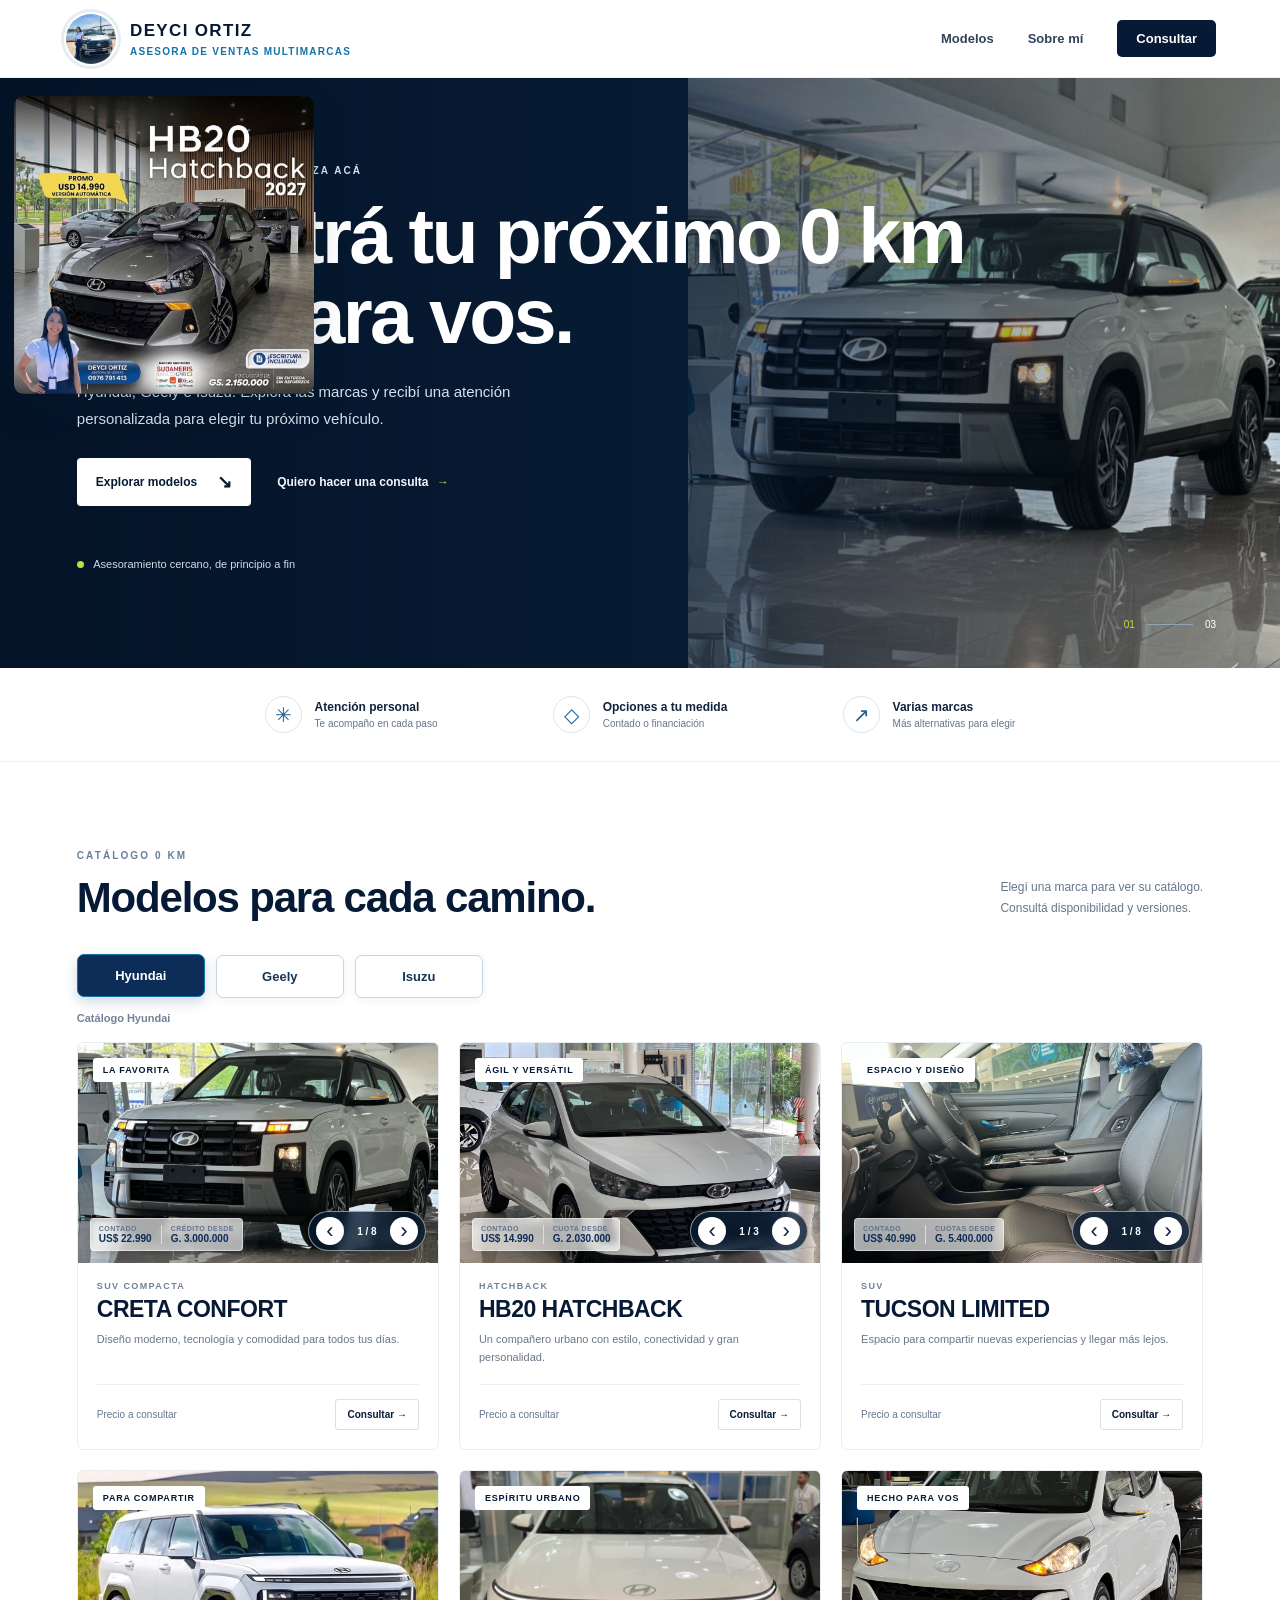
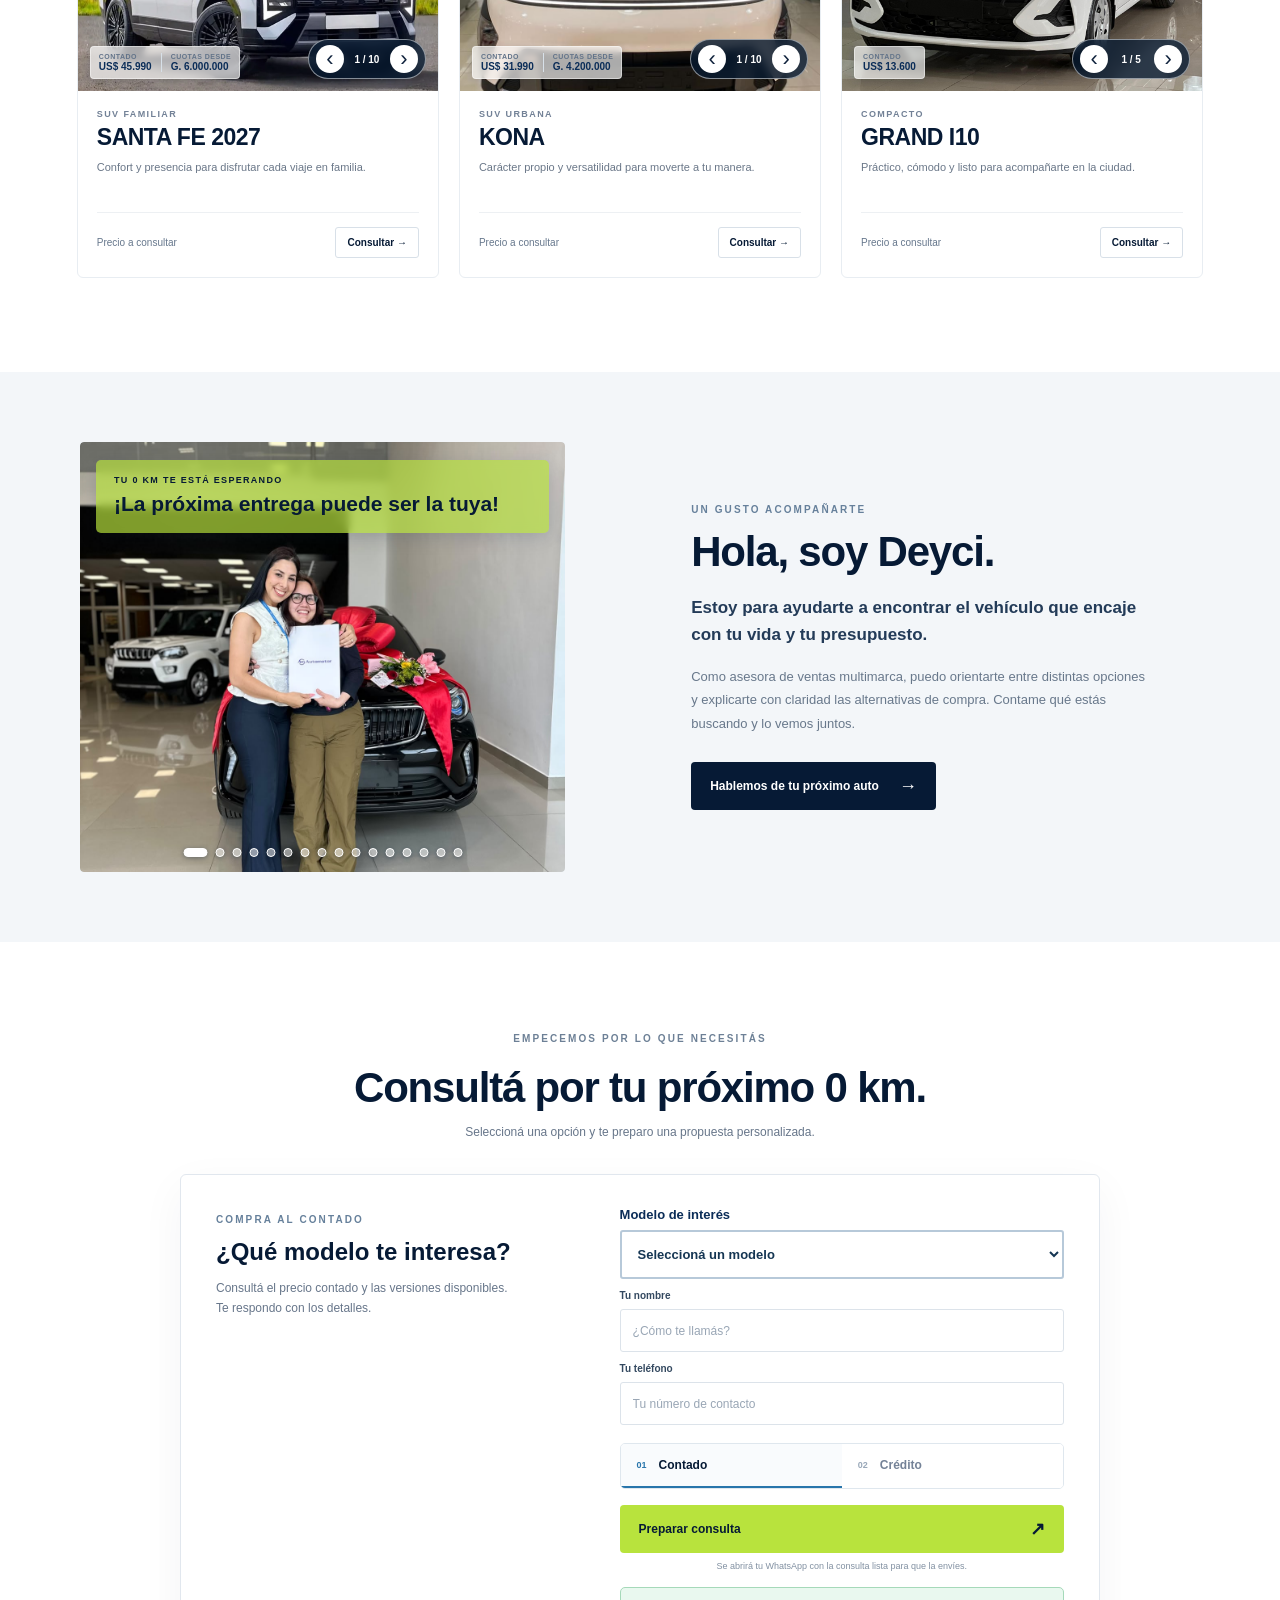
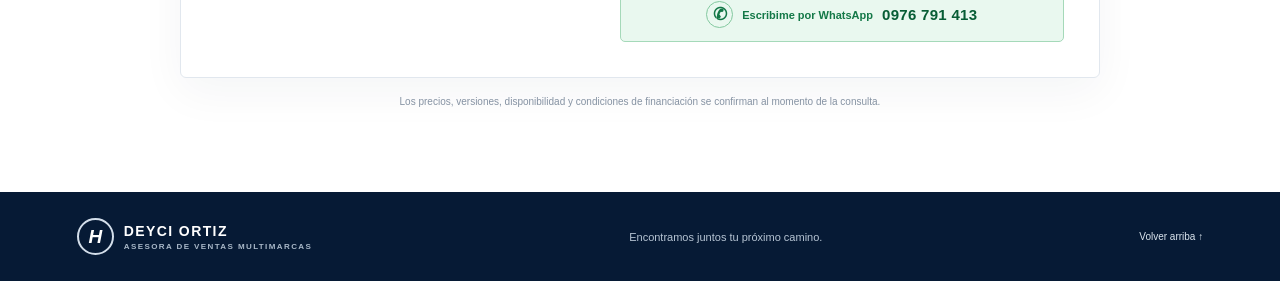
<file: index.html>
<!DOCTYPE html>
<html lang="es">
<head>
  <meta charset="UTF-8">
  <meta name="viewport" content="width=device-width, initial-scale=1.0">
  <meta name="description" content="Catálogo de vehículos multimarca de Deyci Ortiz.">
  <meta http-equiv="refresh" content="0; url=./PROYECTOS/">
  <title>Deyci Ortiz | Asesora de ventas multimarca</title>
  <script>window.location.replace("./PROYECTOS/");</script>
</head>
<body>
  <p>Abriendo el catálogo de vehículos de Deyci Ortiz…</p>
  <p>Si no se abre automáticamente, <a href="./PROYECTOS/">entrar al catálogo</a>.</p>
</body>
</html>
</file>
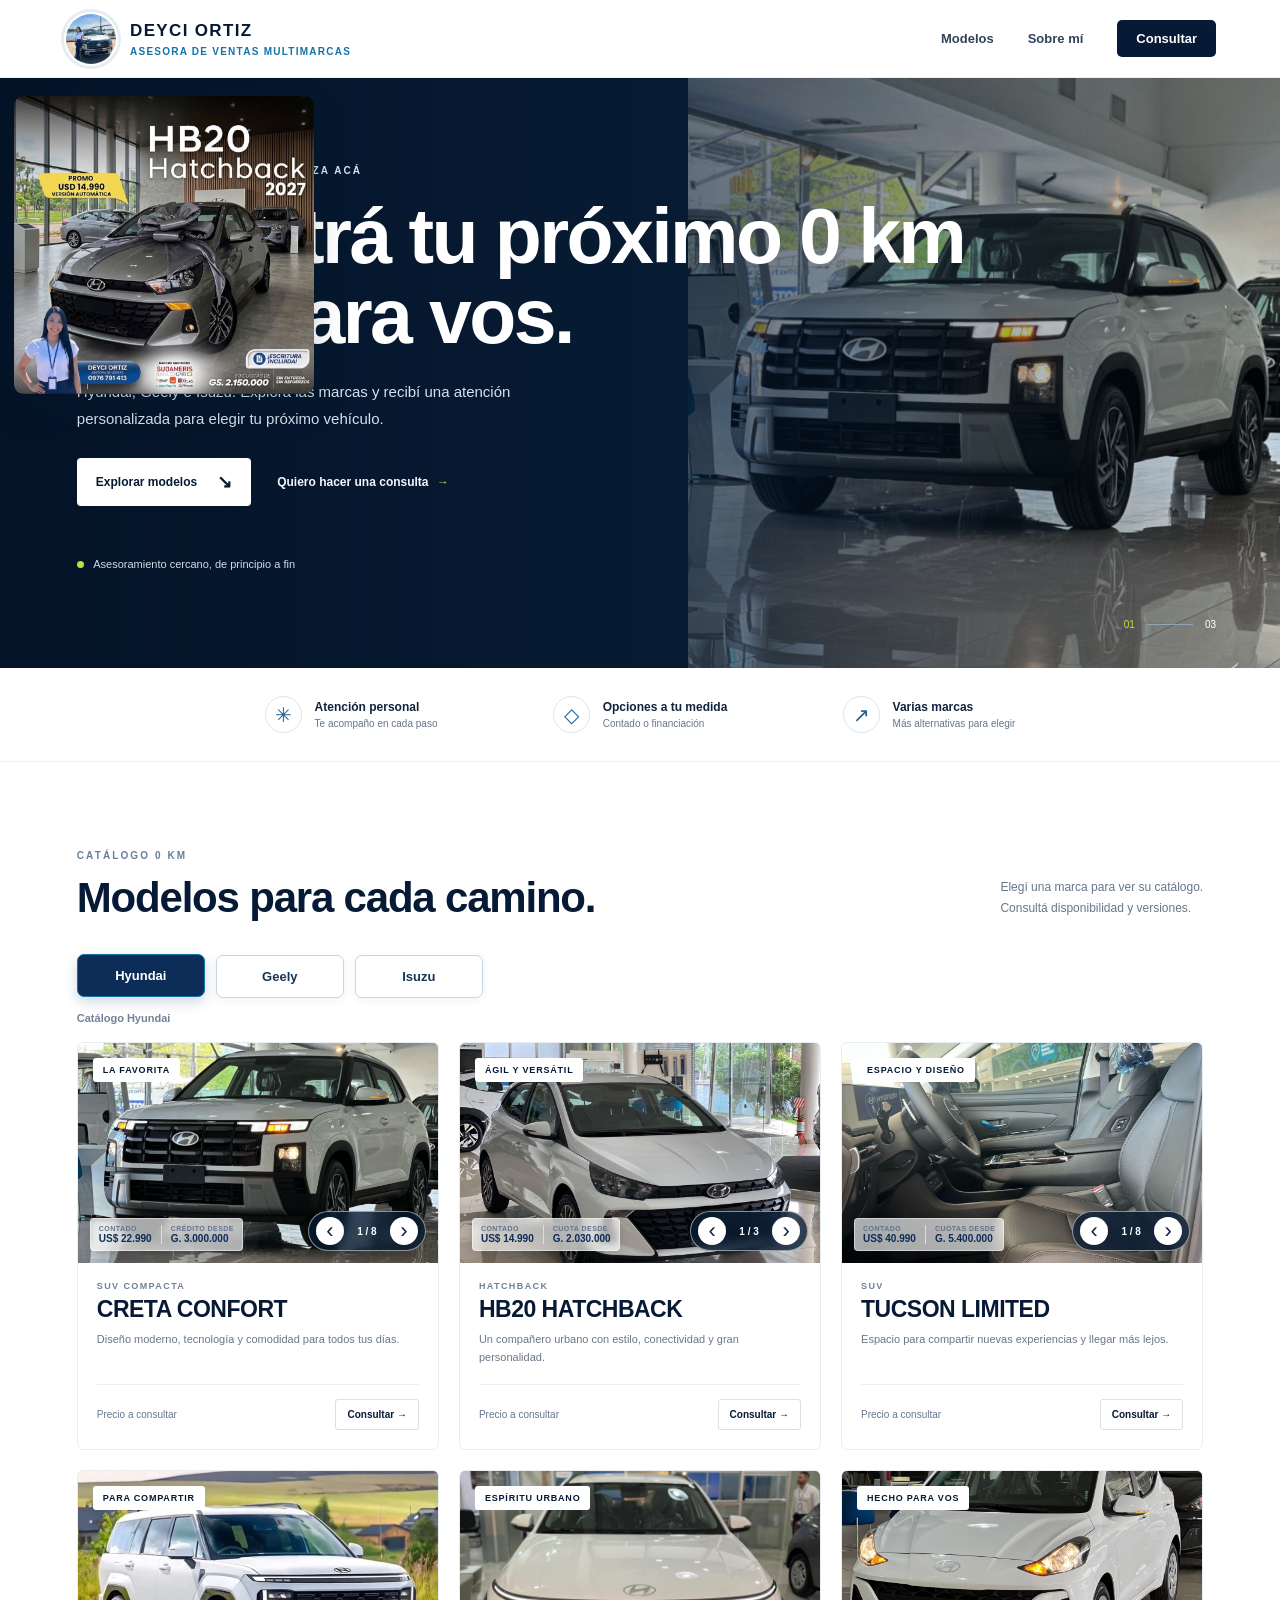
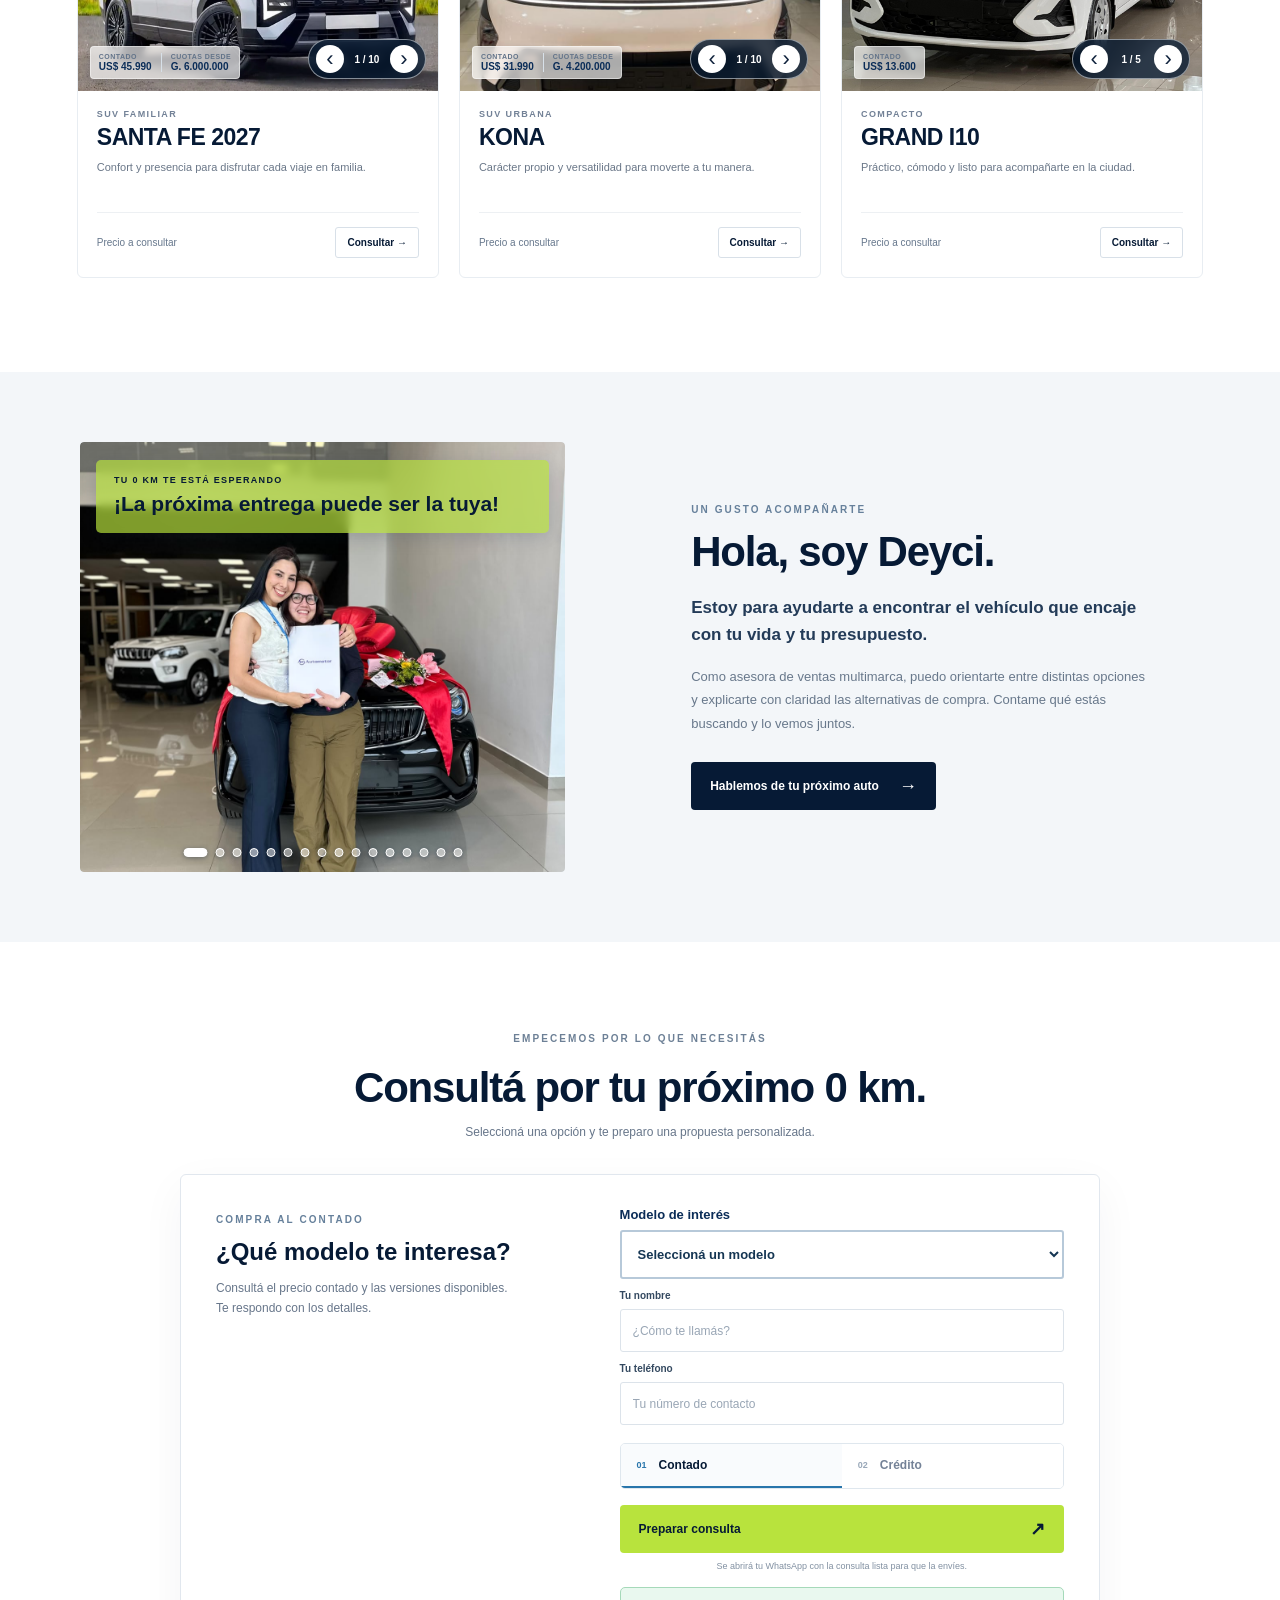
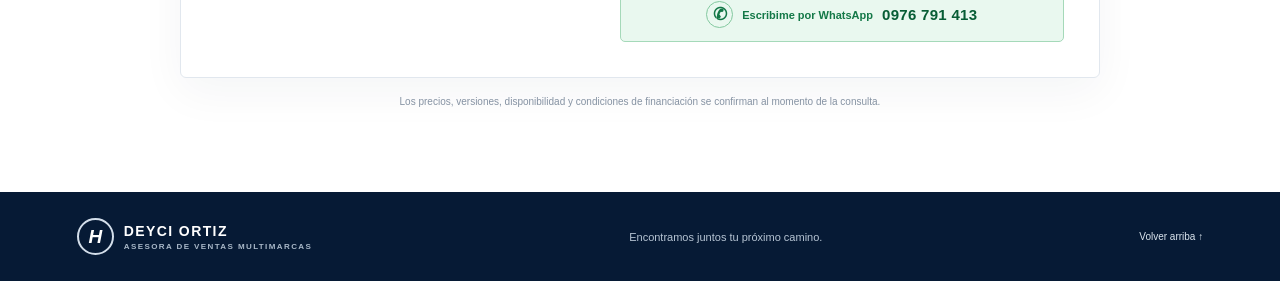
<file: PROYECTOS/index.html>
<!DOCTYPE html>
<html lang="es">
<head>
  <meta charset="UTF-8">
  <meta name="viewport" content="width=device-width, initial-scale=1.0">
  <meta name="description" content="Conocé opciones de vehículos 0 km de Hyundai, Geely e Isuzu con Deyci Ortiz, asesora de ventas multimarca.">
  <meta name="theme-color" content="#061a35">


  <title>Deyci Ortiz | Asesora de ventas multimarca</title>
  <link rel="stylesheet" href="styles.css?v=promo-hb20-larger-20261103">
</head>
<body>
  <header class="encabezado">
    <a class="marca" href="#inicio" aria-label="Deyci Ortiz, inicio"><img class="foto-marca" src="asesora-deyci.png" alt="Deyci Ortiz"><span class="marca-texto">DEYCI ORTIZ<small>ASESORA DE VENTAS MULTIMARCAS</small></span></a>
    <button class="menu-toggle" id="menuToggle" type="button" aria-label="Abrir menú" aria-expanded="false">☰</button>
    <nav id="navegacion"><a href="#modelos">Modelos</a><a href="#asesora">Sobre mí</a><a class="nav-cta" href="#consulta">Consultar</a></nav>
  </header>
  <a class="promo-hb20-flotante" href="https://wa.me/595976791413?text=Hola%20Deyci%2C%20quiero%20informaci%C3%B3n%20de%20la%20promoci%C3%B3n%20del%20HB20%202027." target="_blank" rel="noopener noreferrer" aria-label="Consultar por WhatsApp la promoción del Hyundai HB20">
    <img src="promo HB20.jpg" alt="Promoción Hyundai HB20 Hatchback 2027: USD 14.990, versión automática">
  </a>

  <main>


    <section class="hero" id="inicio">
      <div class="hero-fondo"></div>
      <div class="hero-contenido">
        <p class="eyebrow"><span></span> TU PRÓXIMO CAMINO COMIENZA ACÁ</p>
        <h1>Encontrá tu próximo 0 km<br>ideal para vos.</h1>
        <p class="hero-descripcion">Hyundai, Geely e Isuzu. Explorá las marcas y recibí una atención personalizada para elegir tu próximo vehículo.</p>
        <div class="hero-acciones"><a class="boton boton-claro" href="#modelos">Explorar modelos <span>↘</span></a><a class="enlace-simple" href="#consulta">Quiero hacer una consulta <span>→</span></a></div>
        <div class="hero-nota"><span class="punto-verde"></span> Asesoramiento cercano, de principio a fin</div>
      </div>
      <div class="hero-indicador"><span>01</span><i></i><span>03</span></div>
    </section>

    <section class="beneficios" aria-label="Beneficios de la asesoría">
      <div><span class="beneficio-icono">✳</span><p><strong>Atención personal</strong><small>Te acompaño en cada paso</small></p></div>
      <div><span class="beneficio-icono">◇</span><p><strong>Opciones a tu medida</strong><small>Contado o financiación</small></p></div>
      <div><span class="beneficio-icono">↗</span><p><strong>Varias marcas</strong><small>Más alternativas para elegir</small></p></div>
    </section>

    <section class="modelos seccion" id="modelos">
      <div class="encabezado-seccion"><div><p class="eyebrow eyebrow-oscuro">CATÁLOGO 0 KM</p><h2>Modelos para cada camino.</h2></div><p>Elegí una marca para ver su catálogo.<br>Consultá disponibilidad y versiones.</p></div>
      <div class="filtros-marcas" role="group" aria-label="Filtrar catálogo por marca">
        <button class="filtro-marca activo" type="button" data-marca="Hyundai" aria-pressed="true">Hyundai</button>
        <button class="filtro-marca" type="button" data-marca="Geely" aria-pressed="false">Geely</button>
        <button class="filtro-marca" type="button" data-marca="Isuzu" aria-pressed="false">Isuzu</button>
      </div>
      <p class="marca-seleccionada" id="marcaSeleccionada" aria-live="polite">Catálogo Hyundai</p>
      <div class="rejilla-modelos" id="rejillaModelos"></div>
    </section>

    <section class="asesora" id="asesora">
      <div class="foto-asesora entrega-galeria" role="region" aria-label="Entregas de vehículos realizadas por Deyci Ortiz">
        <img class="entrega-foto activa" src="WhatsApp Image 2026-10-30 at 19.11.57.jpeg" alt="Deyci Ortiz junto a una clienta en la entrega de su vehículo" loading="lazy">
        <img class="entrega-foto" src="WhatsApp Image 2026-10-30 at 19.12.22.jpeg" alt="Deyci acompaña a una clienta durante la entrega de su vehículo" loading="lazy">
        <img class="entrega-foto" src="WhatsApp Image 2026-10-30 at 19.12.52.jpeg" alt="Clienta posa junto a su vehículo nuevo durante la entrega" loading="lazy">
        <img class="entrega-foto" src="WhatsApp Image 2026-10-30 at 22.19.33.jpeg" alt="Deyci acompaña a un cliente durante la entrega de su vehículo" loading="lazy">
        <img class="entrega-foto" src="WhatsApp Image 2026-10-30 at 22.19.34 (1).jpeg" alt="Deyci junto a una clienta en la entrega de su vehículo" loading="lazy">
        <img class="entrega-foto" src="WhatsApp Image 2026-10-30 at 22.19.34 (10).jpeg" alt="Deyci y una clienta celebran la entrega de un vehículo" loading="lazy">
        <img class="entrega-foto" src="WhatsApp Image 2026-10-30 at 22.19.34 (2).jpeg" alt="Deyci junto a un cliente en la entrega de su vehículo" loading="lazy">
        <img class="entrega-foto" src="WhatsApp Image 2026-10-30 at 22.19.34 (3).jpeg" alt="Una pareja celebra la entrega de su vehículo con Deyci" loading="lazy">
        <img class="entrega-foto" src="WhatsApp Image 2026-10-30 at 22.19.34 (4).jpeg" alt="Deyci comparte la entrega de un vehículo con una clienta" loading="lazy">
        <img class="entrega-foto" src="WhatsApp Image 2026-10-30 at 22.19.34 (5).jpeg" alt="Clientes celebran junto a Deyci la entrega de su vehículo" loading="lazy">
        <img class="entrega-foto" src="WhatsApp Image 2026-10-30 at 22.19.34 (9).jpeg" alt="Una pareja recibe su vehículo junto a Deyci" loading="lazy">
        <img class="entrega-foto" src="WhatsApp Image 2026-10-30 at 22.19.34.jpeg" alt="Deyci junto a una clienta en la entrega de su vehículo" loading="lazy">
        <img class="entrega-foto" src="WhatsApp Image 2026-10-30 at 22.20.34 (1).jpeg" alt="Una familia celebra la entrega de su vehículo con Deyci" loading="lazy">
        <img class="entrega-foto" src="WhatsApp Image 2026-10-30 at 22.22.56 (1).jpeg" alt="Una pareja posa junto a Deyci durante la entrega de su vehículo" loading="lazy">
        <img class="entrega-foto" src="WhatsApp Image 2026-10-30 at 22.22.56.jpeg" alt="Deyci acompaña a una clienta en la entrega de su vehículo" loading="lazy">
        <img class="entrega-foto" src="WhatsApp Image 2026-10-30 at 22.23.12.jpeg" alt="Una clienta recibe su vehículo junto a Deyci" loading="lazy">
        <span class="foto-sello"><small>TU 0 KM TE ESTÁ ESPERANDO</small>¡La próxima entrega puede ser la tuya!</span>
        <div class="entrega-indicadores" role="group" aria-label="Elegir foto de entrega">
          <button type="button" class="activo" aria-label="Ver foto de entrega 1" aria-pressed="true"></button>
          <button type="button" aria-label="Ver foto de entrega 2" aria-pressed="false"></button>
          <button type="button" aria-label="Ver foto de entrega 3" aria-pressed="false"></button>
          <button type="button" aria-label="Ver foto de entrega 4" aria-pressed="false"></button>
          <button type="button" aria-label="Ver foto de entrega 5" aria-pressed="false"></button>
          <button type="button" aria-label="Ver foto de entrega 6" aria-pressed="false"></button>
          <button type="button" aria-label="Ver foto de entrega 7" aria-pressed="false"></button>
          <button type="button" aria-label="Ver foto de entrega 8" aria-pressed="false"></button>
          <button type="button" aria-label="Ver foto de entrega 9" aria-pressed="false"></button>
          <button type="button" aria-label="Ver foto de entrega 10" aria-pressed="false"></button>
          <button type="button" aria-label="Ver foto de entrega 11" aria-pressed="false"></button>
          <button type="button" aria-label="Ver foto de entrega 12" aria-pressed="false"></button>
          <button type="button" aria-label="Ver foto de entrega 13" aria-pressed="false"></button>
          <button type="button" aria-label="Ver foto de entrega 14" aria-pressed="false"></button>
          <button type="button" aria-label="Ver foto de entrega 15" aria-pressed="false"></button>
          <button type="button" aria-label="Ver foto de entrega 16" aria-pressed="false"></button>
        </div>
      </div>
      <div class="asesora-texto"><p class="eyebrow eyebrow-oscuro">UN GUSTO ACOMPAÑARTE</p><h2>Hola, soy Deyci.</h2><p class="asesora-intro">Estoy para ayudarte a encontrar el vehículo que encaje con tu vida y tu presupuesto.</p><p>Como asesora de ventas multimarca, puedo orientarte entre distintas opciones y explicarte con claridad las alternativas de compra. Contame qué estás buscando y lo vemos juntos.</p><a class="boton boton-azul" href="#consulta">Hablemos de tu próximo auto <span>→</span></a></div>
    </section>

    <section class="consulta seccion" id="consulta">
      <div class="consulta-cabecera"><p class="eyebrow">EMPECEMOS POR LO QUE NECESITÁS</p><h2>Consultá por tu próximo 0 km.</h2><p>Seleccioná una opción y te preparo una propuesta personalizada.</p></div>
      <div class="consulta-panel">
        <div class="panel-compra" id="panelCompra" role="tabpanel" aria-labelledby="tabContado">
          <div class="panel-texto"><p class="eyebrow eyebrow-oscuro" id="tipoEyebrow">COMPRA AL CONTADO</p><h3 id="tipoTitulo">¿Qué modelo te interesa?</h3><p id="tipoDescripcion">Consultá el precio contado y las versiones disponibles. Te respondo con los detalles.</p></div>
          <form id="formConsulta">
            <label class="etiqueta-modelo" for="modeloConsulta">Modelo de interés</label>
            <select id="modeloConsulta" name="modelo" required><option value="">Seleccioná un modelo</option></select>
            <p id="precioReferencia" class="precio-referencia" hidden></p>
            <div id="camposFinanciacion" class="campos-financiacion" hidden><label for="entrega">Entrega inicial en guaraníes <span>(opcional)</span></label><input id="entrega" name="entrega" type="text" inputmode="numeric" autocomplete="off" placeholder="Ingresá el monto"><small class="ayuda-entrega">Si aún no lo sabés, dejá este campo vacío.</small></div>
            <label for="nombre">Tu nombre</label><input id="nombre" name="nombre" type="text" placeholder="¿Cómo te llamás?" autocomplete="name" required>
            <label for="contacto">Tu teléfono</label><input id="contacto" name="contacto" type="tel" placeholder="Tu número de contacto" autocomplete="tel" required>
            <div class="pestanas pestanas-formulario" role="tablist" aria-label="Forma de compra">
              <button class="pestana activa" id="tabContado" type="button" role="tab" aria-selected="true" aria-controls="panelCompra" data-tipo="contado"><span>01</span> Contado</button>
              <button class="pestana" id="tabFinanciado" type="button" role="tab" aria-selected="false" aria-controls="panelCompra" data-tipo="financiado"><span>02</span> Crédito</button>
            </div>
            <button class="boton boton-verde enviar" type="submit">Preparar consulta <span>↗</span></button>
            <small class="privacidad">Se abrirá tu WhatsApp con la consulta lista para que la envíes.</small>
            <a class="whatsapp-directo" href="https://wa.me/595976791413" aria-label="Escribime por WhatsApp al 0976 791 413"><span class="whatsapp-icono">✆</span> Escribime por WhatsApp <strong>0976 791 413</strong></a>
          </form>
        </div>
      </div>
      <p class="nota-precios">Los precios, versiones, disponibilidad y condiciones de financiación se confirman al momento de la consulta.</p>
    </section>
  </main>

  <footer><a class="marca marca-footer" href="#inicio"><span class="marca-icono">H</span><span class="marca-texto">DEYCI ORTIZ<small>ASESORA DE VENTAS MULTIMARCAS</small></span></a><p>Encontramos juntos tu próximo camino.</p><a class="volver" href="#inicio">Volver arriba ↑</a></footer>
  <dialog class="galeria-modal" id="galeriaModal" aria-label="Catálogo de fotos">
    <div class="galeria-modal-cabecera"><div><small>CATÁLOGO DE FOTOS</small><strong id="nombreGaleriaModal">Hyundai</strong></div><button class="modal-cerrar" id="cerrarGaleria" type="button" aria-label="Cerrar galería">×</button></div>
    <div class="galeria-modal-cuerpo"><button class="modal-flecha" id="fotoAnteriorModal" type="button" aria-label="Foto anterior">‹</button><img id="fotoGrande" src="creta-hyundai.png" alt="Hyundai"><button class="modal-flecha" id="fotoSiguienteModal" type="button" aria-label="Foto siguiente">›</button></div>
    <div class="galeria-modal-pie"><span id="contadorFotosModal">1 / 4</span><div class="miniaturas" id="miniaturasModal" aria-label="Elegir foto"></div></div>
  </dialog>
  <script src="script.js?v=sin-promo-bnf-20261102"></script>
</body>
</html>
</file>
<file: PROYECTOS/styles.css>
:root{--navy:#061a35;--blue:#0b2d58;--ink:#10233d;--muted:#67768a;--paper:#f4f7fa;--green:#b8e33d;--line:#e4eaf0;--white:#fff}*{box-sizing:border-box}html{scroll-behavior:smooth;scroll-padding-top:86px}body{margin:0;color:var(--ink);background:#fff;font-family:Inter,"Segoe UI",Arial,sans-serif;-webkit-font-smoothing:antialiased}a{color:inherit}.encabezado{height:78px;padding:0 max(5%,calc((100% - 1260px)/2));display:flex;align-items:center;justify-content:space-between;background:#fff;position:sticky;top:0;z-index:10;border-bottom:1px solid #edf0f4}.marca{display:flex;align-items:center;gap:10px;color:var(--navy);text-decoration:none}.marca-icono{width:37px;height:37px;border:2px solid #16395e;border-radius:50%;display:grid;place-items:center;font-family:Arial,sans-serif;font-size:19px;font-weight:800;font-style:italic}.marca-texto{font-size:14px;letter-spacing:1.4px;font-weight:850}.marca-texto small{display:block;margin-top:3px;color:#758297;font-size:8px;letter-spacing:1.4px;font-weight:700}nav{display:flex;align-items:center;gap:34px}nav a{text-decoration:none;font-size:13px;font-weight:650;color:#32435a}nav a:hover{color:#1771b9}.nav-cta{padding:11px 19px;border-radius:5px;color:#fff;background:var(--navy)}.menu-toggle{display:none;background:none;border:0;font-size:24px;color:var(--navy)}.hero{min-height:590px;position:relative;display:flex;align-items:center;overflow:hidden;color:#fff;background:#081d37}.hero-fondo{position:absolute;inset:0;transition:opacity .55s ease;background:linear-gradient(90deg,rgba(4,18,38,.94) 0%,rgba(6,25,48,.78) 41%,rgba(5,18,34,.10) 100%),var(--hero-image,url('creta-hyundai.png'));background-size:cover,contain;background-repeat:no-repeat,no-repeat;background-position:center,right center}.hero-contenido{position:relative;width:min(1170px,88%);margin:auto;padding:67px 0 78px}.eyebrow{margin:0 0 20px;color:#d3e4fa;font-size:10px;letter-spacing:2.1px;font-weight:800}.eyebrow span{display:inline-block;width:23px;height:2px;margin:0 8px 3px 0;background:var(--green)}.hero h1{margin:0;font-size:clamp(44px,6.3vw,77px);line-height:1.04;letter-spacing:-2.6px;font-weight:650}.hero-descripcion{max-width:445px;margin:23px 0 26px;color:#d7e1ef;font-size:15px;line-height:1.75}.hero-acciones{display:flex;align-items:center;gap:26px}.boton{display:inline-flex;align-items:center;justify-content:space-between;gap:20px;min-height:48px;padding:0 19px;border:0;border-radius:4px;text-decoration:none;font-size:12px;font-weight:750;cursor:pointer;transition:transform .18s,background .18s}.boton:hover{transform:translateY(-2px)}.boton-claro{background:#fff;color:var(--navy)}.boton span{font-size:18px}.enlace-simple{color:#f4f7fc;text-decoration:none;font-size:12px;font-weight:650}.enlace-simple span{margin-left:5px;color:var(--green)}.hero-nota{margin-top:52px;color:#d2dce9;font-size:11px}.punto-verde{display:inline-block;width:7px;height:7px;border-radius:50%;margin-right:7px;background:var(--green)}.hero-indicador{position:absolute;right:max(5%,calc((100% - 1260px)/2));bottom:38px;display:flex;align-items:center;gap:12px;color:#fff;font-size:10px}.hero-indicador span:first-child{color:var(--green)}.hero-indicador i{width:46px;height:1px;background:#93a4b9}.beneficios{display:flex;justify-content:center;gap:clamp(35px,9vw,150px);padding:28px 5%;border-bottom:1px solid #edf0f4}.beneficios>div{display:flex;align-items:center;gap:13px}.beneficio-icono{width:37px;height:37px;border:1px solid #dce5ed;border-radius:50%;display:grid;place-items:center;color:#1f6094;font-size:20px}.beneficios p{margin:0}.beneficios strong,.beneficios small{display:block}.beneficios strong{font-size:12px}.beneficios small{margin-top:4px;color:var(--muted);font-size:10px}.seccion{width:min(1180px,88%);margin:0 auto}.modelos{padding-top:88px;padding-bottom:94px}.encabezado-seccion{display:flex;align-items:end;justify-content:space-between;margin-bottom:33px}.eyebrow-oscuro{color:#66809b;margin-bottom:13px}.encabezado-seccion h2,.asesora h2,.consulta h2{margin:0;color:var(--navy);font-size:clamp(29px,4vw,42px);letter-spacing:-1.2px;font-weight:650}.encabezado-seccion>p{margin:0 0 4px;color:var(--muted);font-size:12px;line-height:1.7}.rejilla-modelos{display:grid;grid-template-columns:repeat(3,minmax(0,1fr));gap:20px}.modelo-card{overflow:hidden;background:#fff;border:1px solid #e8edf2;border-radius:6px;transition:transform .22s,box-shadow .22s}.modelo-card:hover{transform:translateY(-4px);box-shadow:0 15px 35px #142c4414}.modelo-imagen{height:220px;position:relative;overflow:hidden;background:#e9eef3}.modelo-imagen img{width:100%;height:100%;object-fit:cover;transition:transform .5s}.modelo-card:hover img{transform:scale(1.04)}.modelo-tag{position:absolute;top:15px;left:15px;background:#fff;padding:7px 10px;border-radius:3px;color:var(--navy);font-size:9px;font-weight:800;letter-spacing:.8px}.modelo-info{padding:18px 19px 19px}.modelo-tipo{margin:0 0 5px;color:#728196;font-size:9px;letter-spacing:1.4px;font-weight:750;text-transform:uppercase}.modelo-info h3{margin:0;color:var(--navy);font-size:23px;letter-spacing:-.5px}.modelo-info>p:not(.modelo-tipo){min-height:36px;margin:8px 0 17px;color:#6a7788;font-size:11px;line-height:1.6}.modelo-pie{display:flex;justify-content:space-between;align-items:center;padding-top:14px;border-top:1px solid #edf0f3}.modelo-disponible{color:#66778c;font-size:10px}.modelo-consultar{padding:9px 11px;border:1px solid #d8e0e8;border-radius:3px;background:#fff;color:var(--navy);font-size:10px;font-weight:750;cursor:pointer}.modelo-consultar:hover{background:var(--navy);color:#fff}.asesora{display:grid;grid-template-columns:1fr 1fr;align-items:center;gap:clamp(45px,8vw,110px);padding:70px max(6%,calc((100% - 1120px)/2));background:#f3f6f9}.foto-asesora{height:430px;position:relative;max-width:485px}.foto-asesora img{width:100%;height:100%;object-fit:cover;object-position:center 42%;border-radius:4px}.foto-sello{position:absolute;right:-22px;bottom:24px;padding:16px 20px;background:var(--green);color:var(--navy);font-size:11px;line-height:1.5;font-weight:800}.asesora-texto{max-width:460px}.asesora-texto h2{margin-bottom:18px}.asesora-intro{color:#233b58!important;font-size:17px!important;line-height:1.6!important;font-weight:600}.asesora-texto>p:not(.eyebrow){color:#68788b;font-size:13px;line-height:1.8}.boton-azul{margin-top:14px;background:var(--navy);color:#fff}.consulta{padding-top:91px;padding-bottom:82px}.consulta-cabecera{text-align:center;margin-bottom:35px}.consulta-cabecera .eyebrow{color:#6d8096}.consulta-cabecera>p:last-child{margin:13px 0 0;color:var(--muted);font-size:12px}.consulta-panel{max-width:920px;margin:auto;border:1px solid #e1e7ee;border-radius:6px;box-shadow:0 14px 45px #10233d0c}.pestanas{display:flex;border-bottom:1px solid #e6ebf0}.pestana{flex:1;display:flex;align-items:center;gap:12px;padding:19px 25px;border:0;border-bottom:2px solid transparent;background:#fff;color:#748297;text-align:left;font-size:12px;font-weight:750;cursor:pointer}.pestana:first-child{border-radius:6px 0 0}.pestana:last-child{border-radius:0 6px 0 0}.pestana span{color:#99a8b9;font-size:9px}.pestana.activa{border-bottom-color:#2875ab;color:var(--navy);background:#f9fbfd}.pestana.activa span{color:#2875ab}.panel-compra{display:grid;grid-template-columns:.9fr 1.1fr;gap:40px;padding:31px 35px 35px}.panel-texto{padding-top:8px}.panel-texto h3{margin:0 0 12px;color:var(--navy);font-size:24px;font-weight:650}.panel-texto>p:last-child{max-width:300px;color:var(--muted);font-size:12px;line-height:1.7}.panel-compra form{display:grid;gap:8px}.panel-compra label{margin-top:3px;color:#344960;font-size:10px;font-weight:750}.panel-compra label span{color:#8896a6;font-weight:400}.panel-compra input,.panel-compra select{width:100%;height:43px;padding:0 12px;border:1px solid #dce3ea;border-radius:3px;background:#fff;color:#344960;font:inherit;font-size:12px}.panel-compra input::placeholder{color:#99a6b5}.campos-financiacion{display:grid;gap:8px}.campos-financiacion[hidden]{display:none}.boton-verde{background:var(--green);color:var(--navy)}.enviar{width:100%;margin-top:8px}.privacidad{text-align:center;color:#8190a1;font-size:9px}.nota-precios{max-width:920px;margin:16px auto 0;color:#8592a2;text-align:center;font-size:10px;line-height:1.6}footer{display:flex;align-items:center;justify-content:space-between;padding:26px max(6%,calc((100% - 1180px)/2));background:var(--navy);color:#d3deea}.marca-footer{color:#fff}.marca-footer .marca-icono{border-color:#d3deea}.marca-footer .marca-texto small{color:#a9b8c8}footer>p{margin:0;color:#b7c5d4;font-size:11px}.volver{color:#dce6ef;font-size:10px;text-decoration:none}
@media(max-width:800px){.hero{min-height:540px}.hero-fondo{background-position:58% center}.beneficios{gap:25px}.beneficios>div{gap:8px}.beneficios strong{font-size:10px}.beneficios small{font-size:9px}.rejilla-modelos{grid-template-columns:repeat(2,minmax(0,1fr))}.asesora{gap:40px;padding-top:55px;padding-bottom:55px}.foto-asesora{height:380px}.panel-compra{gap:25px;padding:26px}.encabezado-seccion>p{font-size:11px}}
@media(max-width:580px){.encabezado{height:67px;padding:0 5%}.marca-icono{width:33px;height:33px}.marca-texto{font-size:12px}.marca-texto small{font-size:7px}.menu-toggle{display:block}nav{display:none;position:absolute;top:66px;left:0;right:0;padding:18px 6%;background:#fff;border-top:1px solid #edf0f4;box-shadow:0 12px 16px #0b203010;flex-direction:column;align-items:stretch;gap:18px}nav.abierto{display:flex}nav a{font-size:13px}.nav-cta{text-align:center}.hero{min-height:565px;align-items:flex-end}.hero-fondo{background-image:linear-gradient(0deg,rgba(4,18,38,.95) 0%,rgba(6,25,48,.78) 48%,rgba(5,18,34,.12) 100%),var(--hero-image,url('creta-hyundai.png'));background-size:cover,contain;background-repeat:no-repeat,no-repeat;background-position:center,center top}.hero-contenido{width:88%;padding:40px 0 75px}.hero h1{font-size:45px;letter-spacing:-1.8px}.hero-descripcion{font-size:13px;max-width:355px}.hero-acciones{align-items:flex-start;flex-direction:column;gap:17px}.hero-nota{margin-top:32px}.hero-indicador{bottom:25px}.beneficios{padding:20px 6%;justify-content:flex-start;overflow:auto;gap:28px}.beneficios>div{min-width:max-content}.beneficio-icono{width:32px;height:32px}.seccion{width:88%}.modelos{padding-top:61px;padding-bottom:65px}.encabezado-seccion{display:block}.encabezado-seccion h2,.asesora h2,.consulta h2{font-size:31px}.encabezado-seccion>p{margin-top:12px}.rejilla-modelos{grid-template-columns:1fr;gap:14px}.modelo-imagen{height:220px}.asesora{grid-template-columns:1fr;gap:35px;padding:48px 7%}.foto-asesora{height:390px;width:calc(100% - 12px)}.foto-sello{right:-12px}.asesora-intro{font-size:15px!important}.consulta{padding-top:65px;padding-bottom:60px}.consulta-cabecera{margin-bottom:26px}.consulta-cabecera .eyebrow{font-size:9px}.consulta-cabecera>p:last-child{line-height:1.6}.panel-compra{grid-template-columns:1fr;gap:14px;padding:22px 18px 23px}.panel-texto h3{font-size:21px}.panel-texto>p:last-child{margin-bottom:5px}.pestana{justify-content:center;padding:16px 10px;font-size:11px;gap:7px}.nota-precios{font-size:9px}footer{padding:23px 6%;flex-wrap:wrap;gap:15px}footer>p{order:3;width:100%}.marca-texto{letter-spacing:1px}}
@media(prefers-reduced-motion:reduce){html{scroll-behavior:auto}*,*::before,*::after{transition:none!important}}
.whatsapp-directo{display:flex;align-items:center;justify-content:center;gap:9px;margin-top:8px;min-height:55px;padding:9px 14px;border:1px solid #a5d9b9;border-radius:5px;background:#e9f8ef;color:#137847;text-decoration:none;font-size:11px;font-weight:700;transition:background .18s,transform .18s}.whatsapp-directo strong{color:#075d35;font-size:15px;letter-spacing:.3px}.whatsapp-directo:hover{background:#d9f2e3;transform:translateY(-1px)}.whatsapp-icono{display:inline-grid;place-items:center;width:27px;height:27px;border:1px solid #83c99f;border-radius:50%;font-size:17px;font-weight:700}
.foto-marca{width:48px;height:48px;flex:0 0 48px;border:2px solid #fff;border-radius:50%;object-fit:cover;object-position:center 25%;box-shadow:0 0 0 2px #dce5ed}
@media(max-width:580px){.foto-marca{width:40px;height:40px;flex-basis:40px}.marca{gap:8px}}
.whatsapp-flotante{position:fixed;z-index:9;top:96px;right:14px;display:flex;align-items:center;gap:11px;width:235px;padding:10px 14px 10px 10px;border:1px solid #d9eadf;border-radius:8px;background:#fff;box-shadow:0 10px 28px #0b203024;color:#123b2a;text-decoration:none;animation:entrada-salida 9s ease-in-out infinite;transition:box-shadow .2s}.whatsapp-flotante:hover{box-shadow:0 13px 34px #0b203038;animation-play-state:paused}.whatsapp-flotante img{width:50px;height:50px;flex:0 0 50px;border-radius:50%;object-fit:cover;object-position:center 25%;border:2px solid #c8efd5}.whatsapp-flotante span{display:grid;gap:2px}.whatsapp-flotante small{color:#688276;font-size:8px;font-weight:800;letter-spacing:1.1px}.whatsapp-flotante strong{color:#075d35;font-size:15px;letter-spacing:.2px}.whatsapp-flotante em{color:#18804c;font-size:9px;font-style:normal;font-weight:700}@keyframes entrada-salida{0%,8%{transform:translateX(calc(100% + 25px));opacity:0}16%,76%{transform:translateX(0);opacity:1}88%,100%{transform:translateX(calc(100% + 25px));opacity:0}}
@media(max-width:580px){.whatsapp-flotante{top:82px;right:8px;width:211px;gap:8px;padding:8px 11px 8px 8px}.whatsapp-flotante img{width:43px;height:43px;flex-basis:43px}.whatsapp-flotante strong{font-size:13px}}
@media(prefers-reduced-motion:reduce){.whatsapp-flotante{animation:none;transform:none;opacity:1}}
.whatsapp-flotante{left:14px;right:auto;width:310px;gap:15px;padding:13px 17px 13px 13px;border-left:5px solid #20a35a;background:#f4fff7;box-shadow:0 12px 34px #071d2f38}.whatsapp-flotante img{width:76px;height:76px;flex-basis:76px;border:3px solid #b9e8c9}.whatsapp-flotante small{font-size:9px}.whatsapp-flotante strong{font-size:18px}.whatsapp-flotante em{font-size:10px}@keyframes entrada-salida{0%,8%{transform:translateX(calc(-100% - 25px));opacity:0}16%,76%{transform:translateX(0);opacity:1}88%,100%{transform:translateX(calc(-100% - 25px));opacity:0}}
@media(max-width:580px){.whatsapp-flotante{left:10px;right:auto;top:80px;width:min(285px,calc(100vw - 20px));gap:12px;padding:10px 13px 10px 10px}.whatsapp-flotante img{width:64px;height:64px;flex-basis:64px}.whatsapp-flotante strong{font-size:16px}}
.encabezado .marca{gap:12px}.encabezado .marca-texto{font-size:17px;letter-spacing:1.35px;color:#061a35}.encabezado .marca-texto small{margin-top:5px;color:#1672a7;font-size:10px;letter-spacing:1.25px;font-weight:850}.encabezado .foto-marca{width:54px;height:54px;flex-basis:54px;box-shadow:0 0 0 3px #e5edf3}
@media(max-width:580px){.encabezado .marca{gap:9px}.encabezado .marca-texto{font-size:14px;letter-spacing:.9px}.encabezado .marca-texto small{font-size:8px;letter-spacing:.65px;margin-top:4px}.encabezado .foto-marca{width:46px;height:46px;flex-basis:46px}}
.galeria-controles{position:absolute;right:12px;bottom:12px;z-index:2;display:flex;align-items:center;gap:7px;padding:5px 7px;border:1px solid #ffffff80;border-radius:24px;background:#071a31c9;backdrop-filter:blur(5px)}.galeria-flecha{display:grid;place-items:center;width:28px;height:28px;padding:0;border:1px solid #ffffff80;border-radius:50%;background:#fff;color:#10233d;font-size:22px;line-height:1;cursor:pointer}.galeria-flecha:hover{background:#b8e33d}.galeria-pagina{min-width:32px;color:#fff;text-align:center;font-size:10px;font-weight:750}.modelo-imagen img.cambiando{opacity:.3}.modelo-imagen img{transition:opacity .18s ease,transform .5s ease}
.precio-imagen{position:absolute;left:12px;bottom:12px;z-index:1;display:grid;gap:5px;max-width:calc(100% - 104px);padding:9px 11px;border:1px solid #ffffffb5;border-radius:4px;background:#fffF;color:#10233d;box-shadow:0 4px 15px #061a3530;backdrop-filter:blur(6px)}.precio-imagen span{display:flex;align-items:center;justify-content:space-between;gap:12px}.precio-imagen small{color:#63748a;font-size:8px;font-weight:800;letter-spacing:.7px}.precio-imagen strong{color:#0b2d58;font-size:12px;white-space:nowrap}.precio-referencia{margin:2px 0 3px;padding:10px 12px;border-left:3px solid #b8e33d;background:#f3f8e7;color:#193a5b;font-size:11px;font-weight:750;line-height:1.5}.precio-referencia[hidden]{display:none}
.precio-imagen{animation:precio-entra-sale 7s ease-in-out infinite;transform-origin:left bottom}.modelo-card:hover .precio-imagen,.modelo-card:focus-within .precio-imagen{animation-play-state:paused;opacity:1;transform:translateY(0) scale(1)}@keyframes precio-entra-sale{0%,10%{opacity:0;transform:translateY(12px) scale(.96)}20%,72%{opacity:1;transform:translateY(0) scale(1)}84%,100%{opacity:0;transform:translateY(12px) scale(.96)}}
@media(prefers-reduced-motion:reduce){.precio-imagen{animation:none;opacity:1;transform:none}}
.precio-imagen{display:flex;align-items:center;gap:9px;max-width:calc(100% - 100px);padding:6px 8px;border-color:#ffffffa6;background:#ffffffdf;box-shadow:0 2px 9px #061a3524;backdrop-filter:blur(8px)}.precio-imagen span{display:grid;justify-content:start;gap:1px}.precio-imagen span+span{padding-left:9px;border-left:1px solid #d7e0e8}.precio-imagen small{font-size:7px;letter-spacing:.45px}.precio-imagen strong{font-size:10px}.precio-imagen{animation:precio-entra-sale 8s ease-in-out infinite}@keyframes precio-entra-sale{0%,12%{opacity:0;transform:translateY(8px) scale(.98)}19%,47%{opacity:1;transform:translateY(0) scale(1)}57%,100%{opacity:0;transform:translateY(8px) scale(.98)}}
@media(max-width:580px){.precio-imagen{left:9px;bottom:10px;gap:7px;padding:5px 7px;max-width:calc(100% - 92px)}.precio-imagen span+span{padding-left:7px}.precio-imagen small{font-size:6.5px}.precio-imagen strong{font-size:9px}}
.precio-imagen{animation:none;opacity:0;transform:translateY(8px);transition:opacity .35s ease,transform .35s ease}.precio-imagen.precio-visible,.modelo-card:hover .precio-imagen,.modelo-card:focus-within .precio-imagen{opacity:1;transform:translateY(0)}
@media(prefers-reduced-motion:reduce){.precio-imagen{animation:none;opacity:1;transform:none;transition:none}}
.modelo-imagen img{transition:opacity .32s ease,transform .42s ease}.modelo-imagen img.cambiando{opacity:0;transform:translateX(-12px) scale(.98)}
@media(prefers-reduced-motion:reduce){.modelo-imagen img,.modelo-imagen img.cambiando{transition:none;transform:none;opacity:1}}
.precio-imagen{background:#ffffffa8;border-color:#ffffff75;backdrop-filter:blur(3px)}
.imagen-ampliable{cursor:zoom-in}.imagen-ampliable:focus-visible{outline:3px solid #b8e33d;outline-offset:-4px}.galeria-modal{width:min(920px,calc(100% - 28px));max-width:none;max-height:calc(100% - 28px);padding:0;border:0;border-radius:9px;background:#fff;box-shadow:0 25px 90px #0007;color:#10233d}.galeria-modal::backdrop{background:#06172dcc;backdrop-filter:blur(3px)}.galeria-modal-cabecera{display:flex;align-items:center;justify-content:space-between;padding:17px 21px;border-bottom:1px solid #e7edf2}.galeria-modal-cabecera div{display:grid;gap:4px}.galeria-modal-cabecera small{color:#718197;font-size:9px;font-weight:800;letter-spacing:1.4px}.galeria-modal-cabecera strong{color:#061a35;font-size:19px}.modal-cerrar{width:36px;height:36px;border:1px solid #dbe3ea;border-radius:50%;background:#fff;color:#20364e;font-size:25px;line-height:1;cursor:pointer}.modal-cerrar:hover{background:#edf3f7}.galeria-modal-cuerpo{display:grid;grid-template-columns:48px minmax(0,1fr) 48px;align-items:center;justify-items:center;gap:12px;padding:18px 20px 10px;background:#f3f6f9}.galeria-modal-cuerpo>img{width:100%;height:min(62vh,620px);object-fit:contain;background:#e8edf2;border-radius:4px}.modal-flecha{width:42px;height:42px;border:1px solid #d4dfe8;border-radius:50%;background:#fff;color:#10233d;font-size:30px;line-height:1;cursor:pointer}.modal-flecha:hover{background:#b8e33d;border-color:#b8e33d}.galeria-modal-pie{display:flex;align-items:center;gap:18px;padding:14px 20px 18px}.galeria-modal-pie>span{min-width:40px;color:#596b80;font-size:11px;font-weight:750}.miniaturas{display:flex;gap:9px;overflow-x:auto;padding:3px}.miniatura-modal{width:84px;height:58px;flex:0 0 84px;padding:0;overflow:hidden;border:2px solid transparent;border-radius:4px;background:#e8edf2;cursor:pointer}.miniatura-modal[aria-current="true"]{border-color:#1672a7;box-shadow:0 0 0 2px #1672a733}.miniatura-modal img{width:100%;height:100%;object-fit:cover}
@media(max-width:580px){.galeria-modal{width:calc(100% - 18px);max-height:calc(100% - 18px)}.galeria-modal-cabecera{padding:13px 14px}.galeria-modal-cuerpo{grid-template-columns:34px minmax(0,1fr) 34px;gap:5px;padding:12px 8px 8px}.galeria-modal-cuerpo>img{height:min(58vh,520px)}.modal-flecha{width:32px;height:32px;font-size:24px}.galeria-modal-pie{gap:9px;padding:12px}.miniatura-modal{width:69px;height:49px;flex-basis:69px}}
.filtros-marcas{display:flex;flex-wrap:wrap;gap:10px;margin:-12px 0 12px}.filtro-marca{min-width:105px;padding:11px 19px;border:1px solid #dce5ed;border-radius:24px;background:#fff;color:#52657b;font:inherit;font-size:12px;font-weight:750;cursor:pointer;transition:background .2s,color .2s,border-color .2s,transform .2s}.filtro-marca:hover{transform:translateY(-1px);border-color:#1672a7}.filtro-marca.activo{border-color:#061a35;background:#061a35;color:#fff;box-shadow:0 5px 14px #061a3524}.marca-seleccionada{margin:0 0 18px;color:#718197;font-size:11px;font-weight:700}.catalogo-vacio{grid-column:1/-1;display:grid;justify-items:start;max-width:680px;padding:36px;border:1px solid #e3eaf0;border-radius:7px;background:linear-gradient(120deg,#f7fafc,#fff)}.catalogo-vacio-icono{display:grid;place-items:center;width:42px;height:42px;margin-bottom:17px;border-radius:50%;background:#e8f1f7;color:#1672a7;font-size:22px}.catalogo-vacio .eyebrow{margin-bottom:9px}.catalogo-vacio h3{margin:0;color:#061a35;font-size:24px}.catalogo-vacio>p:not(.eyebrow){max-width:500px;color:#6a7788;font-size:13px;line-height:1.7}.catalogo-vacio .boton{margin-top:5px}
@media(max-width:580px){.filtros-marcas{gap:7px;margin-top:-5px}.filtro-marca{min-width:0;flex:1;padding:10px 14px}.catalogo-vacio{padding:25px 20px}.catalogo-vacio h3{font-size:21px}}
/* Filtros de marca más destacados */
.filtros-marcas{gap:14px;margin:0 0 16px}.filtro-marca{min-width:150px;padding:15px 28px;border:2px solid #c8d6e2;border-radius:8px;color:#173653;font-size:15px;font-weight:800;box-shadow:0 3px 10px #10233d12}.filtro-marca:hover{border-color:#1672a7;background:#edf6fb}.filtro-marca.activo{border-color:#1672a7;background:#0b2d58;color:#fff;box-shadow:0 7px 18px #0b2d5838;transform:translateY(-2px)}
@media(max-width:580px){.filtros-marcas{gap:8px}.filtro-marca{min-width:0;padding:13px 10px;font-size:14px}}
/* Tamaño intermedio para que las marcas destaquen sin ocupar tanto espacio */
.filtros-marcas{gap:11px;margin:0 0 14px}.filtro-marca{min-width:128px;padding:13px 23px;border-width:1.5px;border-radius:7px;font-size:13px;box-shadow:0 2px 8px #10233d10}.filtro-marca.activo{box-shadow:0 5px 13px #0b2d5830;transform:translateY(-1px)}
@media(max-width:580px){.filtros-marcas{gap:7px}.filtro-marca{min-width:0;padding:11px 9px;font-size:12px}}
.etiqueta-modelo{margin-top:1px!important;color:#0b2d58!important;font-size:13px!important;font-weight:850!important}.panel-compra select#modeloConsulta{height:49px;border:2px solid #b7c9d9;color:#153653;font-size:13px;font-weight:650}.panel-compra select#modeloConsulta:focus{border-color:#1672a7;outline:3px solid #1672a729}.pestanas-formulario{margin-top:10px;overflow:hidden;border:1px solid #dfe7ee;border-radius:5px}.pestanas-formulario .pestana{padding:14px 16px}.pestanas-formulario .pestana:first-child,.pestanas-formulario .pestana:last-child{border-radius:0}
.foto-asesora.entrega-galeria{overflow:hidden;border-radius:4px;background:#dfe7ed}.foto-asesora .entrega-foto{position:absolute;inset:0;width:100%;height:100%;object-fit:cover;object-position:center 38%;border-radius:4px;opacity:0;transition:opacity .65s ease}.foto-asesora .entrega-foto.activa{opacity:1}.foto-asesora .foto-sello{z-index:2;right:16px;bottom:49px;left:16px;padding:15px 18px;border-radius:5px;background:#b8e33def;color:#061a35;font-size:clamp(16px,2vw,21px);line-height:1.25;box-shadow:0 8px 25px #061a3540}.foto-asesora .foto-sello small{display:block;margin-bottom:5px;font-size:9px;letter-spacing:1.3px;font-weight:850}.entrega-indicadores{position:absolute;z-index:3;left:50%;bottom:15px;display:flex;gap:8px;transform:translateX(-50%)}.entrega-indicadores button{width:9px;height:9px;padding:0;border:1px solid #fff;border-radius:50%;background:#ffffff80;cursor:pointer;box-shadow:0 1px 5px #061a3560}.entrega-indicadores button.activo{width:24px;border-radius:8px;background:#fff}.entrega-indicadores button:focus-visible{outline:2px solid #b8e33d;outline-offset:3px}
@media(max-width:580px){.foto-asesora .foto-sello{right:12px;bottom:48px;left:12px;padding:12px 14px;font-size:17px}}
@media(prefers-reduced-motion:reduce){.foto-asesora .entrega-foto{transition:none}}
.ayuda-entrega{margin-top:-3px;color:#718197;font-size:10px;line-height:1.45}
.foto-asesora .foto-sello{top:18px;bottom:auto;background:rgba(184,227,61,.68);backdrop-filter:blur(4px);box-shadow:0 5px 18px #061a3526}
@media(max-width:580px){.foto-asesora .foto-sello{top:12px;bottom:auto}}


/* Promoción HB20 flotante de entrada y salida */
.promo-hb20-flotante{position:fixed;z-index:9;top:96px;left:14px;width:min(300px,calc(100vw - 28px));display:block;overflow:hidden;border-radius:9px;box-shadow:0 12px 32px #071d2f35;animation:promo-hb20-entrada-salida 14s ease-in-out infinite;transition:box-shadow .2s,transform .2s}.promo-hb20-flotante img{display:block;width:100%;height:auto;border-radius:9px}.promo-hb20-flotante:hover{animation-play-state:paused;transform:scale(1.02);box-shadow:0 16px 38px #071d2f4a}
@keyframes promo-hb20-entrada-salida{0%,10%{transform:translateX(calc(-100% - 25px));opacity:0}17%,58%{transform:translateX(0);opacity:1}65%,100%{transform:translateX(calc(-100% - 25px));opacity:0}}
@media(max-width:580px){.promo-hb20-flotante{top:80px;left:10px;width:min(220px,calc(100vw - 20px))}}
@media(prefers-reduced-motion:reduce){.promo-hb20-flotante{animation:none;transform:none;opacity:1}}
</file>
